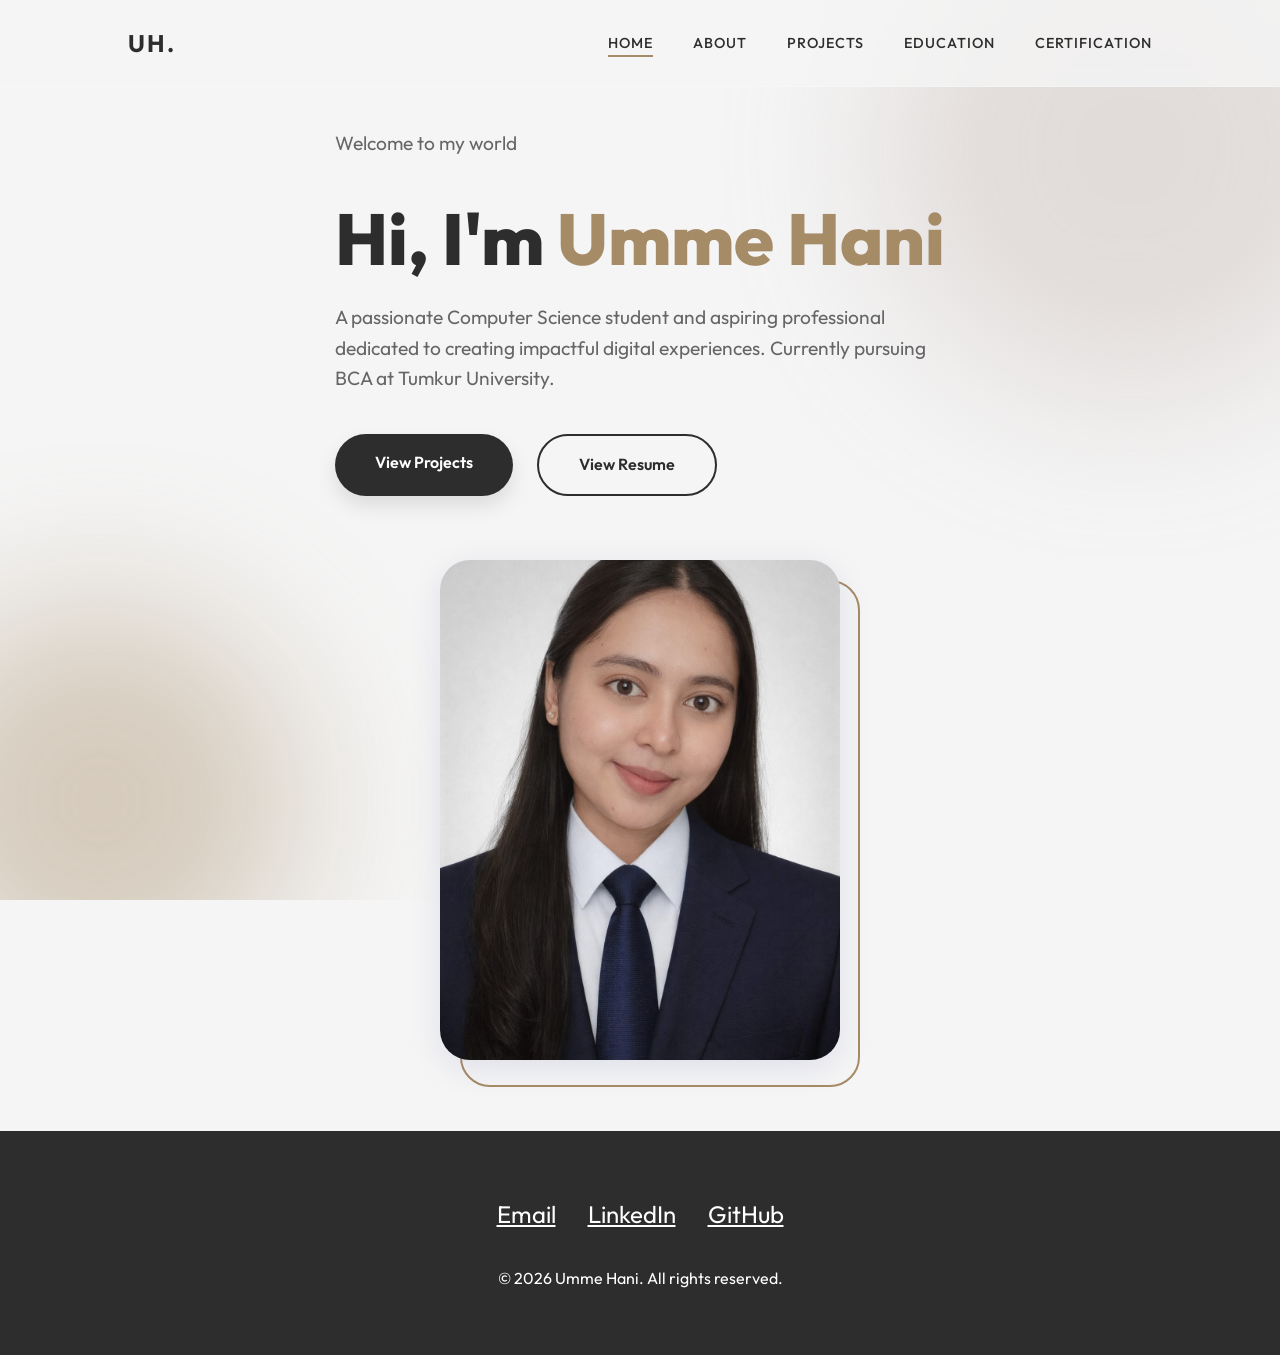
<file: index.html>
<!DOCTYPE html>
<html lang="en">
<head>
    <meta charset="UTF-8">
    <meta name="viewport" content="width=device-width, initial-scale=1.0">
    <title>Umme Hani | Portfolio</title>
    <link rel="preconnect" href="https://fonts.googleapis.com">
    <link rel="preconnect" href="https://fonts.gstatic.com" crossorigin>
    <link href="https://fonts.googleapis.com/css2?family=Outfit:wght@300;400;500;600;700;800&display=swap" rel="stylesheet">
    <link rel="stylesheet" href="style.css">
</head>
<body>
    <div class="bg-blobs">
        <div class="blob blob-1"></div>
        <div class="blob blob-2"></div>
    </div>

    <nav>
        <a href="index.html" class="logo">UH.</a>
        <ul class="nav-links">
            <li><a href="index.html" class="active">Home</a></li>
            <li><a href="about.html">About</a></li>
            <li><a href="projects.html">Projects</a></li>
            <li><a href="education.html">Education</a></li>
            <li><a href="certification.html">Certification</a></li>
        </ul>
    </nav>

    <main>
        <section class="hero">
            <div class="hero-content">
                <p class="subtitle">Welcome to my world</p>
                <h1>Hi, I'm <span>Umme Hani</span></h1>
                <p>A passionate Computer Science student and aspiring professional dedicated to creating impactful digital experiences. Currently pursuing BCA at Tumkur University.</p>
                <div class="cta-group">
                    <a href="projects.html" class="btn btn-primary">View Projects</a>
                    <a href="assets/resume.jpg" target="_blank" class="btn btn-secondary">View Resume</a>
                </div>
            </div>
            <div class="hero-image">
                <img src="assets/profile.jpg" alt="Umme Hani">
                <div class="image-overlay"></div>
            </div>
        </section>
    </main>

    <footer>
        <div class="social-links">
            <a href="mailto:ummehanisummu2004@gmail.com">Email</a>
            <a href="#">LinkedIn</a>
            <a href="#">GitHub</a>
        </div>
        <p>&copy; 2026 Umme Hani. All rights reserved.</p>
    </footer>

    <script src="script.js"></script>
</body>
</html>
</file>
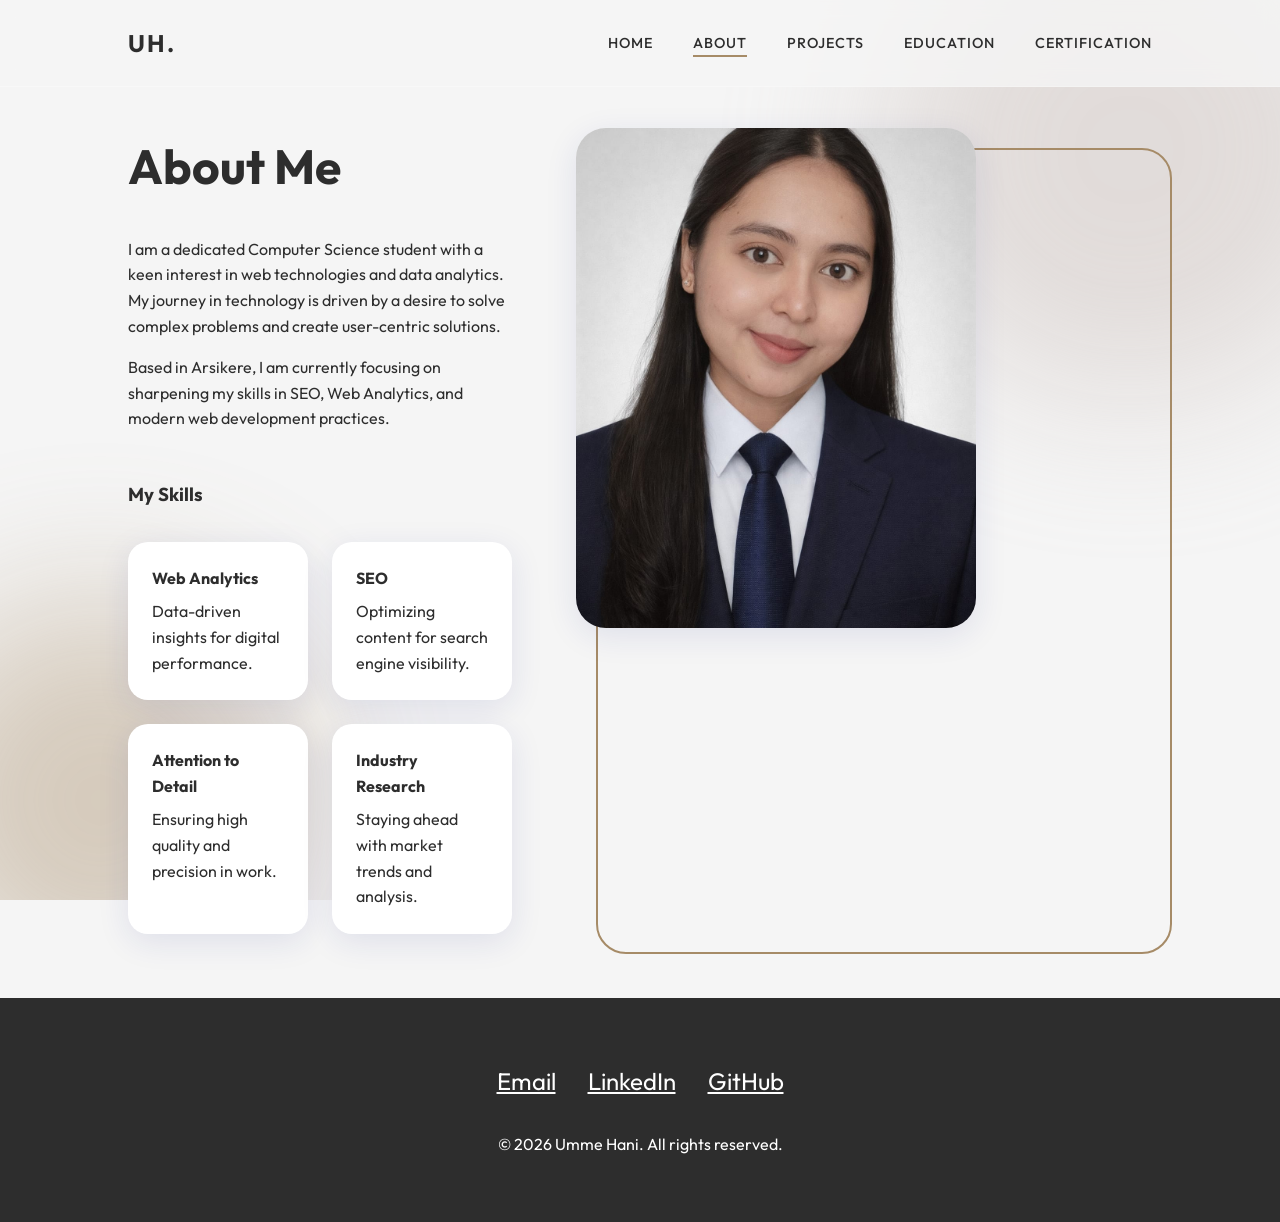
<file: about.html>
<!DOCTYPE html>
<html lang="en">
<head>
    <meta charset="UTF-8">
    <meta name="viewport" content="width=device-width, initial-scale=1.0">
    <title>About | Umme Hani</title>
    <link rel="preconnect" href="https://fonts.googleapis.com">
    <link rel="preconnect" href="https://fonts.gstatic.com" crossorigin>
    <link href="https://fonts.googleapis.com/css2?family=Outfit:wght@300;400;500;600;700;800&display=swap" rel="stylesheet">
    <link rel="stylesheet" href="style.css">
</head>
<body>
    <div class="bg-blobs">
        <div class="blob blob-1"></div>
        <div class="blob blob-2"></div>
    </div>

    <nav>
        <a href="index.html" class="logo">UH.</a>
        <ul class="nav-links">
            <li><a href="index.html">Home</a></li>
            <li><a href="about.html" class="active">About</a></li>
            <li><a href="projects.html">Projects</a></li>
            <li><a href="education.html">Education</a></li>
            <li><a href="certification.html">Certification</a></li>
        </ul>
    </nav>

    <main>
        <section class="about">
            <div class="about-grid">
                <div class="about-text">
                    <h2>About Me</h2>
                    <p>I am a dedicated Computer Science student with a keen interest in web technologies and data analytics. My journey in technology is driven by a desire to solve complex problems and create user-centric solutions.</p>
                    <p style="margin-top: 1rem;">Based in Arsikere, I am currently focusing on sharpening my skills in SEO, Web Analytics, and modern web development practices.</p>
                    
                    <h3 style="margin-top: 3rem;">My Skills</h3>
                    <div class="skills-grid">
                        <div class="skill-item">
                            <h4>Web Analytics</h4>
                            <p>Data-driven insights for digital performance.</p>
                        </div>
                        <div class="skill-item">
                            <h4>SEO</h4>
                            <p>Optimizing content for search engine visibility.</p>
                        </div>
                        <div class="skill-item">
                            <h4>Attention to Detail</h4>
                            <p>Ensuring high quality and precision in work.</p>
                        </div>
                        <div class="skill-item">
                            <h4>Industry Research</h4>
                            <p>Staying ahead with market trends and analysis.</p>
                        </div>
                    </div>
                </div>
                <div class="about-image hero-image">
                    <img src="assets/profile.jpg" alt="Umme Hani">
                    <div class="image-overlay"></div>
                </div>
            </div>
        </section>
    </main>

    <footer>
        <div class="social-links">
            <a href="mailto:ummehanisummu2004@gmail.com">Email</a>
            <a href="#">LinkedIn</a>
            <a href="#">GitHub</a>
        </div>
        <p>&copy; 2026 Umme Hani. All rights reserved.</p>
    </footer>

    <script src="script.js"></script>
</body>
</html>
</file>
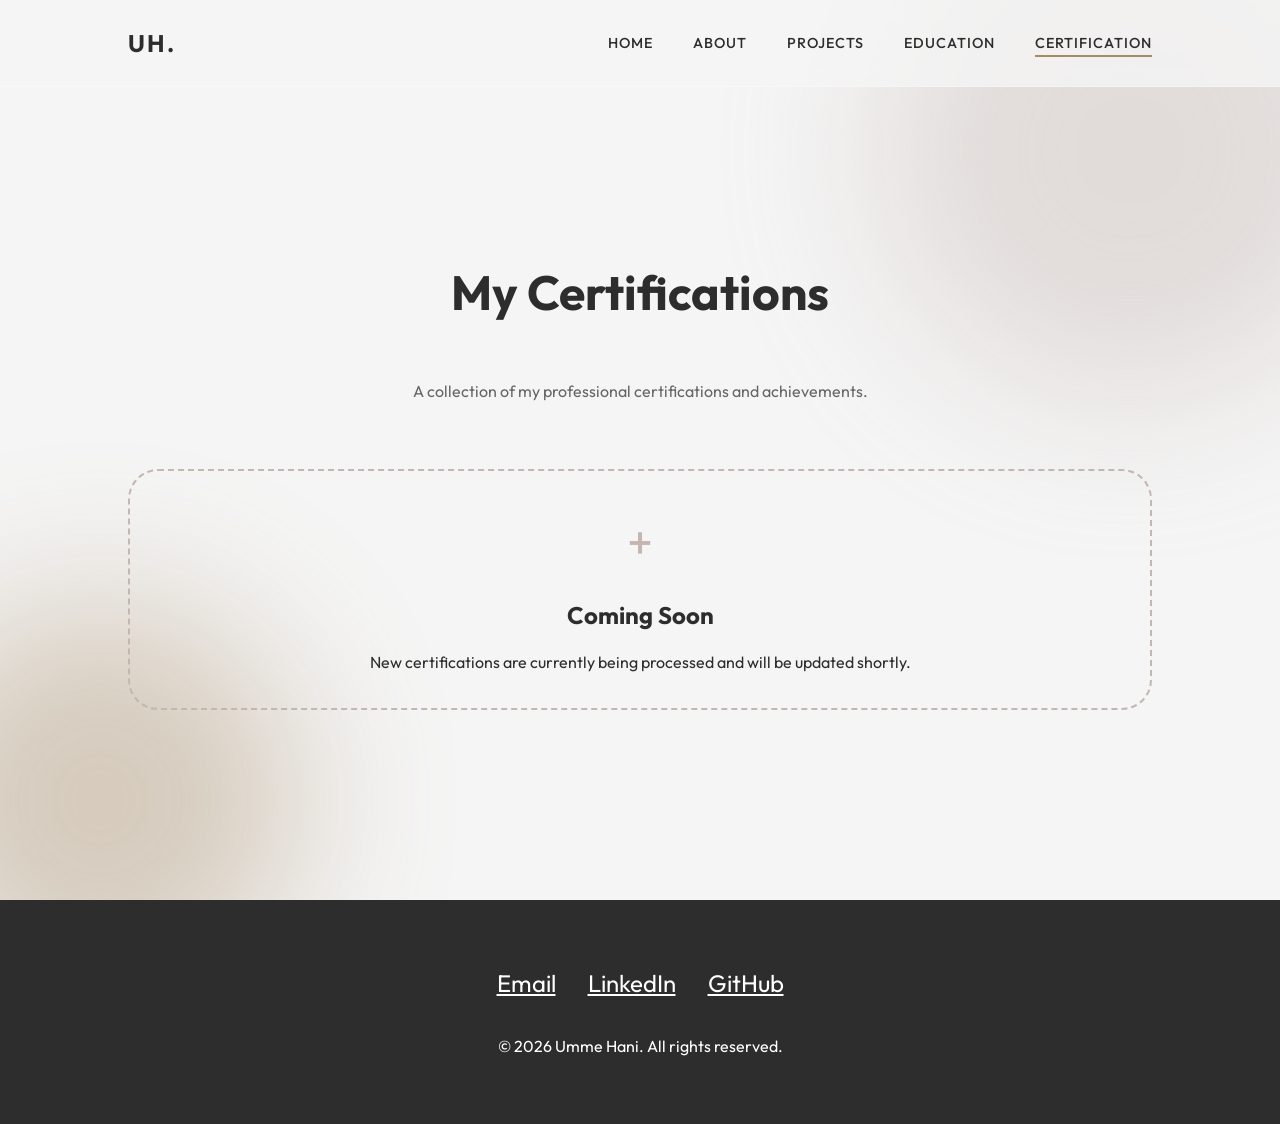
<file: certification.html>
<!DOCTYPE html>
<html lang="en">
<head>
    <meta charset="UTF-8">
    <meta name="viewport" content="width=device-width, initial-scale=1.0">
    <title>Certifications | Umme Hani</title>
    <link rel="preconnect" href="https://fonts.googleapis.com">
    <link rel="preconnect" href="https://fonts.gstatic.com" crossorigin>
    <link href="https://fonts.googleapis.com/css2?family=Outfit:wght@300;400;500;600;700;800&display=swap" rel="stylesheet">
    <link rel="stylesheet" href="style.css">
</head>
<body>
    <div class="bg-blobs">
        <div class="blob blob-1"></div>
        <div class="blob blob-2"></div>
    </div>

    <nav>
        <a href="index.html" class="logo">UH.</a>
        <ul class="nav-links">
            <li><a href="index.html">Home</a></li>
            <li><a href="about.html">About</a></li>
            <li><a href="projects.html">Projects</a></li>
            <li><a href="education.html">Education</a></li>
            <li><a href="certification.html" class="active">Certification</a></li>
        </ul>
    </nav>

    <main>
        <section class="certifications">
            <h2 style="font-size: 3rem; margin-bottom: 3rem; text-align: center;">My Certifications</h2>
            <p style="text-align: center; margin-bottom: 4rem; color: #666;">A collection of my professional certifications and achievements.</p>
            
            <div class="items-grid">
                <!-- Placeholder for future certificates -->
                <div class="card" style="text-align: center; border: 2px dashed var(--secondary); background: transparent; box-shadow: none;">
                    <div style="font-size: 3rem; color: var(--secondary); margin-bottom: 1rem;">+</div>
                    <h3>Coming Soon</h3>
                    <p>New certifications are currently being processed and will be updated shortly.</p>
                </div>
            </div>
        </section>
    </main>

    <footer>
        <div class="social-links">
            <a href="mailto:ummehanisummu2004@gmail.com">Email</a>
            <a href="#">LinkedIn</a>
            <a href="#">GitHub</a>
        </div>
        <p>&copy; 2026 Umme Hani. All rights reserved.</p>
    </footer>

    <script src="script.js"></script>
</body>
</html>
</file>
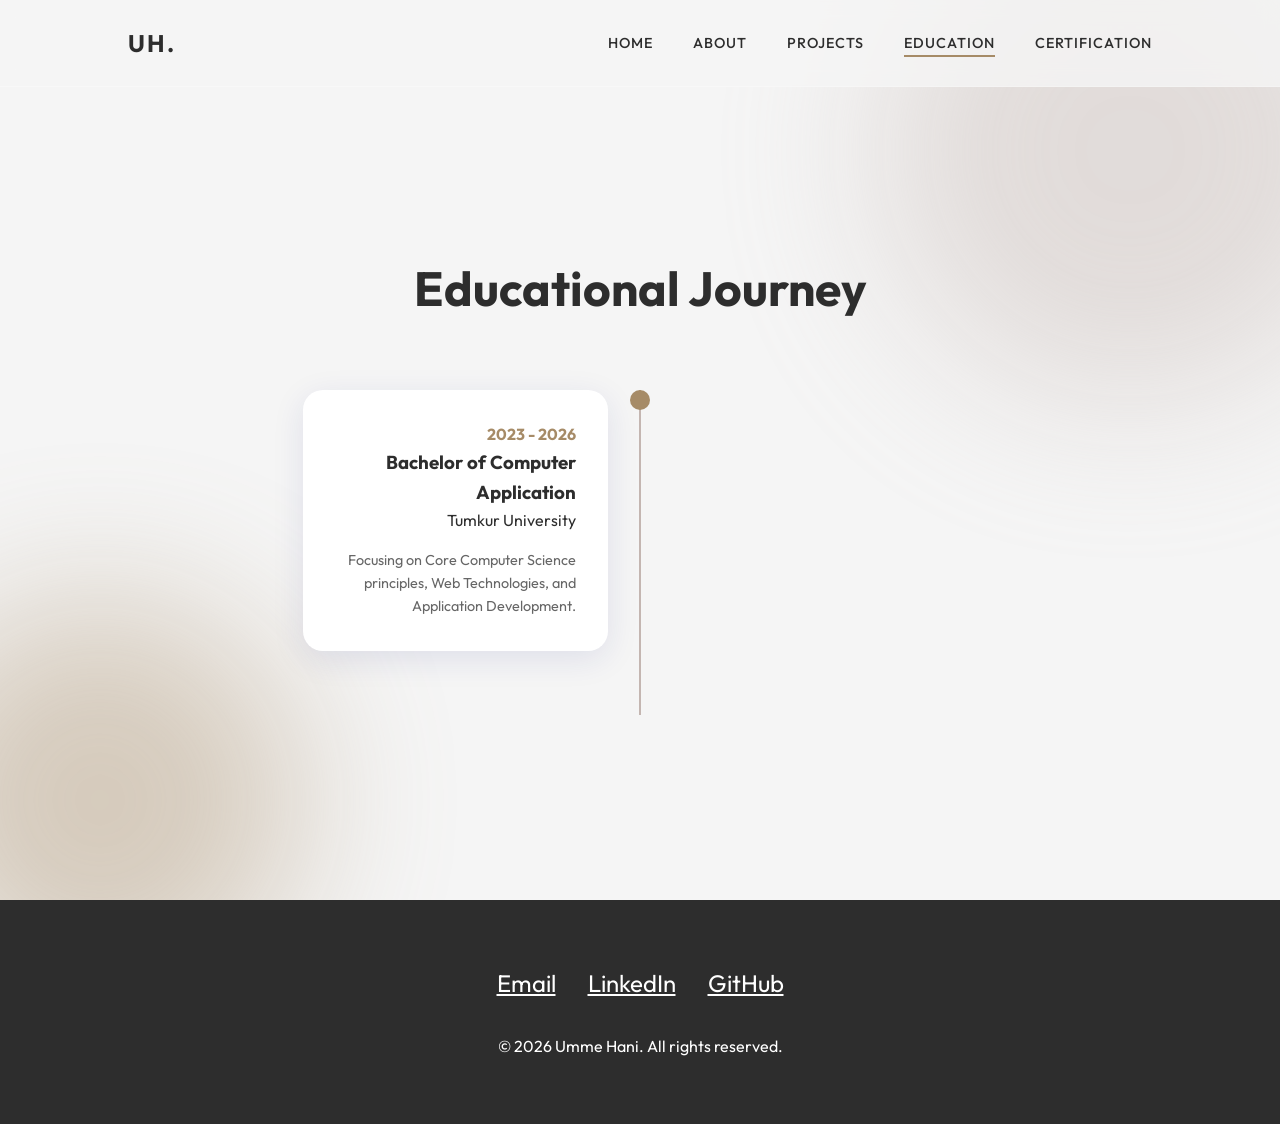
<file: education.html>
<!DOCTYPE html>
<html lang="en">
<head>
    <meta charset="UTF-8">
    <meta name="viewport" content="width=device-width, initial-scale=1.0">
    <title>Education | Umme Hani</title>
    <link rel="preconnect" href="https://fonts.googleapis.com">
    <link rel="preconnect" href="https://fonts.gstatic.com" crossorigin>
    <link href="https://fonts.googleapis.com/css2?family=Outfit:wght@300;400;500;600;700;800&display=swap" rel="stylesheet">
    <link rel="stylesheet" href="style.css">
    <style>
        .timeline {
            max-width: 800px;
            margin: 0 auto;
            position: relative;
        }
        .timeline::before {
            content: '';
            position: absolute;
            left: 50%;
            width: 2px;
            height: 100%;
            background: var(--secondary);
            transform: translateX(-50%);
        }
        .timeline-item {
            margin-bottom: 4rem;
            position: relative;
            width: 50%;
            padding: 0 2rem;
        }
        .timeline-item:nth-child(odd) {
            left: 0;
            text-align: right;
        }
        .timeline-item:nth-child(even) {
            left: 50%;
            text-align: left;
        }
        .timeline-dot {
            position: absolute;
            top: 0;
            width: 20px;
            height: 20px;
            background: var(--accent);
            border-radius: 50%;
            z-index: 10;
        }
        .timeline-item:nth-child(odd) .timeline-dot {
            right: -10px;
        }
        .timeline-item:nth-child(even) .timeline-dot {
            left: -10px;
        }
        .timeline-content {
            background: var(--white);
            padding: 2rem;
            border-radius: 20px;
            box-shadow: var(--shadow);
        }
        @media (max-width: 768px) {
            .timeline::before { left: 20px; }
            .timeline-item { width: 100%; left: 0 !important; text-align: left !important; padding-left: 50px; }
            .timeline-dot { left: 10px !important; }
        }
    </style>
</head>
<body>
    <div class="bg-blobs">
        <div class="blob blob-1"></div>
        <div class="blob blob-2"></div>
    </div>

    <nav>
        <a href="index.html" class="logo">UH.</a>
        <ul class="nav-links">
            <li><a href="index.html">Home</a></li>
            <li><a href="about.html">About</a></li>
            <li><a href="projects.html">Projects</a></li>
            <li><a href="education.html" class="active">Education</a></li>
            <li><a href="certification.html">Certification</a></li>
        </ul>
    </nav>

    <main>
        <section class="education">
            <h2 style="font-size: 3rem; margin-bottom: 4rem; text-align: center;">Educational Journey</h2>
            <div class="timeline">
                <div class="timeline-item">
                    <div class="timeline-dot"></div>
                    <div class="timeline-content">
                        <span style="color: var(--accent); font-weight: 700;">2023 - 2026</span>
                        <h3>Bachelor of Computer Application</h3>
                        <p>Tumkur University</p>
                        <p style="margin-top: 1rem; font-size: 0.9rem; color: #666;">Focusing on Core Computer Science principles, Web Technologies, and Application Development.</p>
                    </div>
                </div>
                <!-- Additional education items can be added here -->
            </div>
        </section>
    </main>

    <footer>
        <div class="social-links">
            <a href="mailto:ummehanisummu2004@gmail.com">Email</a>
            <a href="#">LinkedIn</a>
            <a href="#">GitHub</a>
        </div>
        <p>&copy; 2026 Umme Hani. All rights reserved.</p>
    </footer>

    <script src="script.js"></script>
</body>
</html>
</file>
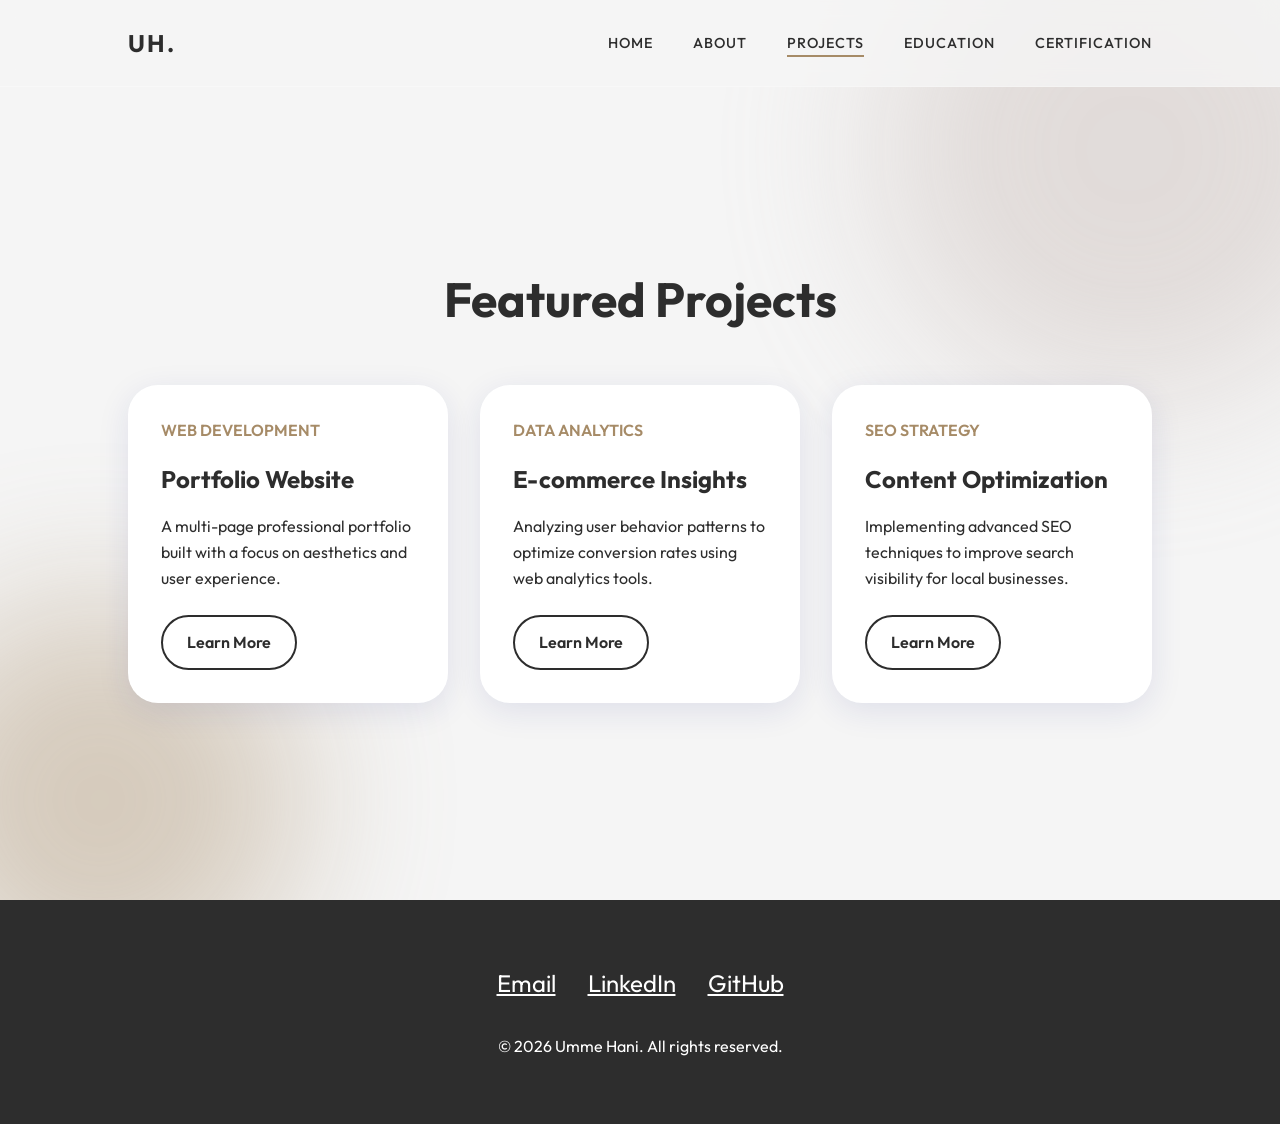
<file: projects.html>
<!DOCTYPE html>
<html lang="en">
<head>
    <meta charset="UTF-8">
    <meta name="viewport" content="width=device-width, initial-scale=1.0">
    <title>Projects | Umme Hani</title>
    <link rel="preconnect" href="https://fonts.googleapis.com">
    <link rel="preconnect" href="https://fonts.gstatic.com" crossorigin>
    <link href="https://fonts.googleapis.com/css2?family=Outfit:wght@300;400;500;600;700;800&display=swap" rel="stylesheet">
    <link rel="stylesheet" href="style.css">
</head>
<body>
    <div class="bg-blobs">
        <div class="blob blob-1"></div>
        <div class="blob blob-2"></div>
    </div>

    <nav>
        <a href="index.html" class="logo">UH.</a>
        <ul class="nav-links">
            <li><a href="index.html">Home</a></li>
            <li><a href="about.html">About</a></li>
            <li><a href="projects.html" class="active">Projects</a></li>
            <li><a href="education.html">Education</a></li>
            <li><a href="certification.html">Certification</a></li>
        </ul>
    </nav>

    <main>
        <section class="projects">
            <h2 style="font-size: 3rem; margin-bottom: 3rem; text-align: center;">Featured Projects</h2>
            <div class="items-grid">
                <div class="card">
                    <span style="color: var(--accent); font-weight: 600;">WEB DEVELOPMENT</span>
                    <h3 style="margin-top: 1rem;">Portfolio Website</h3>
                    <p>A multi-page professional portfolio built with a focus on aesthetics and user experience.</p>
                    <a href="#" class="btn btn-secondary" style="margin-top: 1.5rem; padding: 0.8rem 1.5rem;">Learn More</a>
                </div>
                <div class="card">
                    <span style="color: var(--accent); font-weight: 600;">DATA ANALYTICS</span>
                    <h3 style="margin-top: 1rem;">E-commerce Insights</h3>
                    <p>Analyzing user behavior patterns to optimize conversion rates using web analytics tools.</p>
                    <a href="#" class="btn btn-secondary" style="margin-top: 1.5rem; padding: 0.8rem 1.5rem;">Learn More</a>
                </div>
                <div class="card">
                    <span style="color: var(--accent); font-weight: 600;">SEO STRATEGY</span>
                    <h3 style="margin-top: 1rem;">Content Optimization</h3>
                    <p>Implementing advanced SEO techniques to improve search visibility for local businesses.</p>
                    <a href="#" class="btn btn-secondary" style="margin-top: 1.5rem; padding: 0.8rem 1.5rem;">Learn More</a>
                </div>
            </div>
        </section>
    </main>

    <footer>
        <div class="social-links">
            <a href="mailto:ummehanisummu2004@gmail.com">Email</a>
            <a href="#">LinkedIn</a>
            <a href="#">GitHub</a>
        </div>
        <p>&copy; 2026 Umme Hani. All rights reserved.</p>
    </footer>

    <script src="script.js"></script>
</body>
</html>
</file>
<file: style.css>
:root {
    --primary: #2D2D2D;
    --secondary: #C4B6B1;
    --accent: #A68B67;
    --bg-light: #F5F5F5;
    --white: #FFFFFF;
    --glass: rgba(255, 255, 255, 0.1);
    --glass-border: rgba(255, 255, 255, 0.2);
    --shadow: 0 8px 32px 0 rgba(31, 38, 135, 0.1);
    --transition: all 0.4s cubic-bezier(0.4, 0, 0.2, 1);
}

* {
    margin: 0;
    padding: 0;
    box-sizing: border-box;
    font-family: 'Outfit', sans-serif;
}

body {
    background-color: var(--bg-light);
    color: var(--primary);
    line-height: 1.6;
    overflow-x: hidden;
}

/* Background Decoration */
.bg-blobs {
    position: fixed;
    top: 0;
    left: 0;
    width: 100%;
    height: 100%;
    z-index: -1;
    overflow: hidden;
}

.blob {
    position: absolute;
    border-radius: 50%;
    filter: blur(80px);
    opacity: 0.4;
    animation: blobMove 20s infinite alternate;
}

.blob-1 {
    width: 500px;
    height: 500px;
    background: var(--secondary);
    top: -100px;
    right: -100px;
}

.blob-2 {
    width: 400px;
    height: 400px;
    background: var(--accent);
    bottom: -100px;
    left: -100px;
    animation-delay: -5s;
}

@keyframes blobMove {
    0% { transform: translate(0, 0) scale(1); }
    100% { transform: translate(100px, 50px) scale(1.1); }
}

/* Navigation */
nav {
    position: fixed;
    top: 0;
    width: 100%;
    padding: 1.5rem 10%;
    display: flex;
    justify-content: space-between;
    align-items: center;
    z-index: 1000;
    background: rgba(245, 245, 245, 0.8);
    backdrop-filter: blur(10px);
    border-bottom: 1px solid var(--glass-border);
}

.logo {
    font-size: 1.5rem;
    font-weight: 700;
    letter-spacing: 2px;
    color: var(--primary);
    text-decoration: none;
}

.nav-links {
    display: flex;
    gap: 2.5rem;
    list-style: none;
}

.nav-links a {
    text-decoration: none;
    color: var(--primary);
    font-weight: 500;
    font-size: 0.9rem;
    text-transform: uppercase;
    letter-spacing: 1px;
    transition: var(--transition);
    position: relative;
}

.nav-links a::after {
    content: '';
    position: absolute;
    bottom: -5px;
    left: 0;
    width: 0;
    height: 2px;
    background: var(--accent);
    transition: var(--transition);
}

.nav-links a:hover::after, .nav-links a.active::after {
    width: 100%;
}

/* Sections */
section {
    min-height: 100vh;
    padding: 8rem 10% 4rem;
    display: flex;
    flex-direction: column;
    justify-content: center;
}

/* Hero Section */
.hero {
    display: flex;
    align-items: center;
    gap: 4rem;
}

.hero-content h1 {
    font-size: 4.5rem;
    line-height: 1.1;
    margin-bottom: 1.5rem;
    font-weight: 800;
}

.hero-content h1 span {
    color: var(--accent);
}

.hero-content p {
    font-size: 1.2rem;
    margin-bottom: 2.5rem;
    max-width: 600px;
    color: #666;
}

.cta-group {
    display: flex;
    gap: 1.5rem;
}

.btn {
    padding: 1rem 2.5rem;
    border-radius: 50px;
    text-decoration: none;
    font-weight: 600;
    transition: var(--transition);
    display: inline-block;
}

.btn-primary {
    background: var(--primary);
    color: var(--white);
    box-shadow: 0 10px 20px rgba(0,0,0,0.1);
}

.btn-primary:hover {
    transform: translateY(-5px);
    box-shadow: 0 15px 30px rgba(0,0,0,0.15);
}

.btn-secondary {
    border: 2px solid var(--primary);
    color: var(--primary);
}

.btn-secondary:hover {
    background: var(--primary);
    color: var(--white);
}

.hero-image {
    position: relative;
}

.hero-image img {
    width: 400px;
    height: 500px;
    object-fit: cover;
    border-radius: 30px;
    box-shadow: var(--shadow);
}

.image-overlay {
    position: absolute;
    top: 20px;
    left: 20px;
    width: 100%;
    height: 100%;
    border: 2px solid var(--accent);
    border-radius: 30px;
    z-index: -1;
}

/* About Section */
.about-grid {
    display: grid;
    grid-template-columns: 1fr 1.5fr;
    gap: 4rem;
}

.about-text h2 {
    font-size: 3rem;
    margin-bottom: 2rem;
}

.skills-grid {
    display: grid;
    grid-template-columns: repeat(2, 1fr);
    gap: 1.5rem;
    margin-top: 2rem;
}

.skill-item {
    background: var(--white);
    padding: 1.5rem;
    border-radius: 20px;
    box-shadow: var(--shadow);
    transition: var(--transition);
}

.skill-item:hover {
    transform: translateY(-5px);
}

.skill-item h4 {
    margin-bottom: 0.5rem;
}

/* Grid Layouts for Projects, Education, etc. */
.items-grid {
    display: grid;
    grid-template-columns: repeat(auto-fit, minmax(300px, 1fr));
    gap: 2rem;
}

.card {
    background: var(--white);
    padding: 2rem;
    border-radius: 30px;
    box-shadow: var(--shadow);
    transition: var(--transition);
    border: 1px solid transparent;
}

.card:hover {
    transform: translateY(-10px);
    border-color: var(--accent);
}

.card h3 {
    margin-bottom: 1rem;
    font-size: 1.5rem;
}

/* Footer */
footer {
    padding: 4rem 10%;
    background: var(--primary);
    color: var(--white);
    text-align: center;
}

.social-links {
    display: flex;
    justify-content: center;
    gap: 2rem;
    margin-bottom: 2rem;
}

.social-links a {
    color: var(--white);
    font-size: 1.5rem;
    transition: var(--transition);
}

.social-links a:hover {
    color: var(--accent);
}

/* Responsive */
@media (max-width: 1024px) {
    .hero { flex-direction: column; text-align: center; }
    .hero-content h1 { font-size: 3.5rem; }
    .cta-group { justify-content: center; }
    .about-grid { grid-template-columns: 1fr; }
}

@media (max-width: 768px) {
    nav { padding: 1.5rem 5%; }
    .nav-links { display: none; }
    .hero-content h1 { font-size: 2.5rem; }
    .hero-image img { width: 100%; height: auto; }
}
</file>
